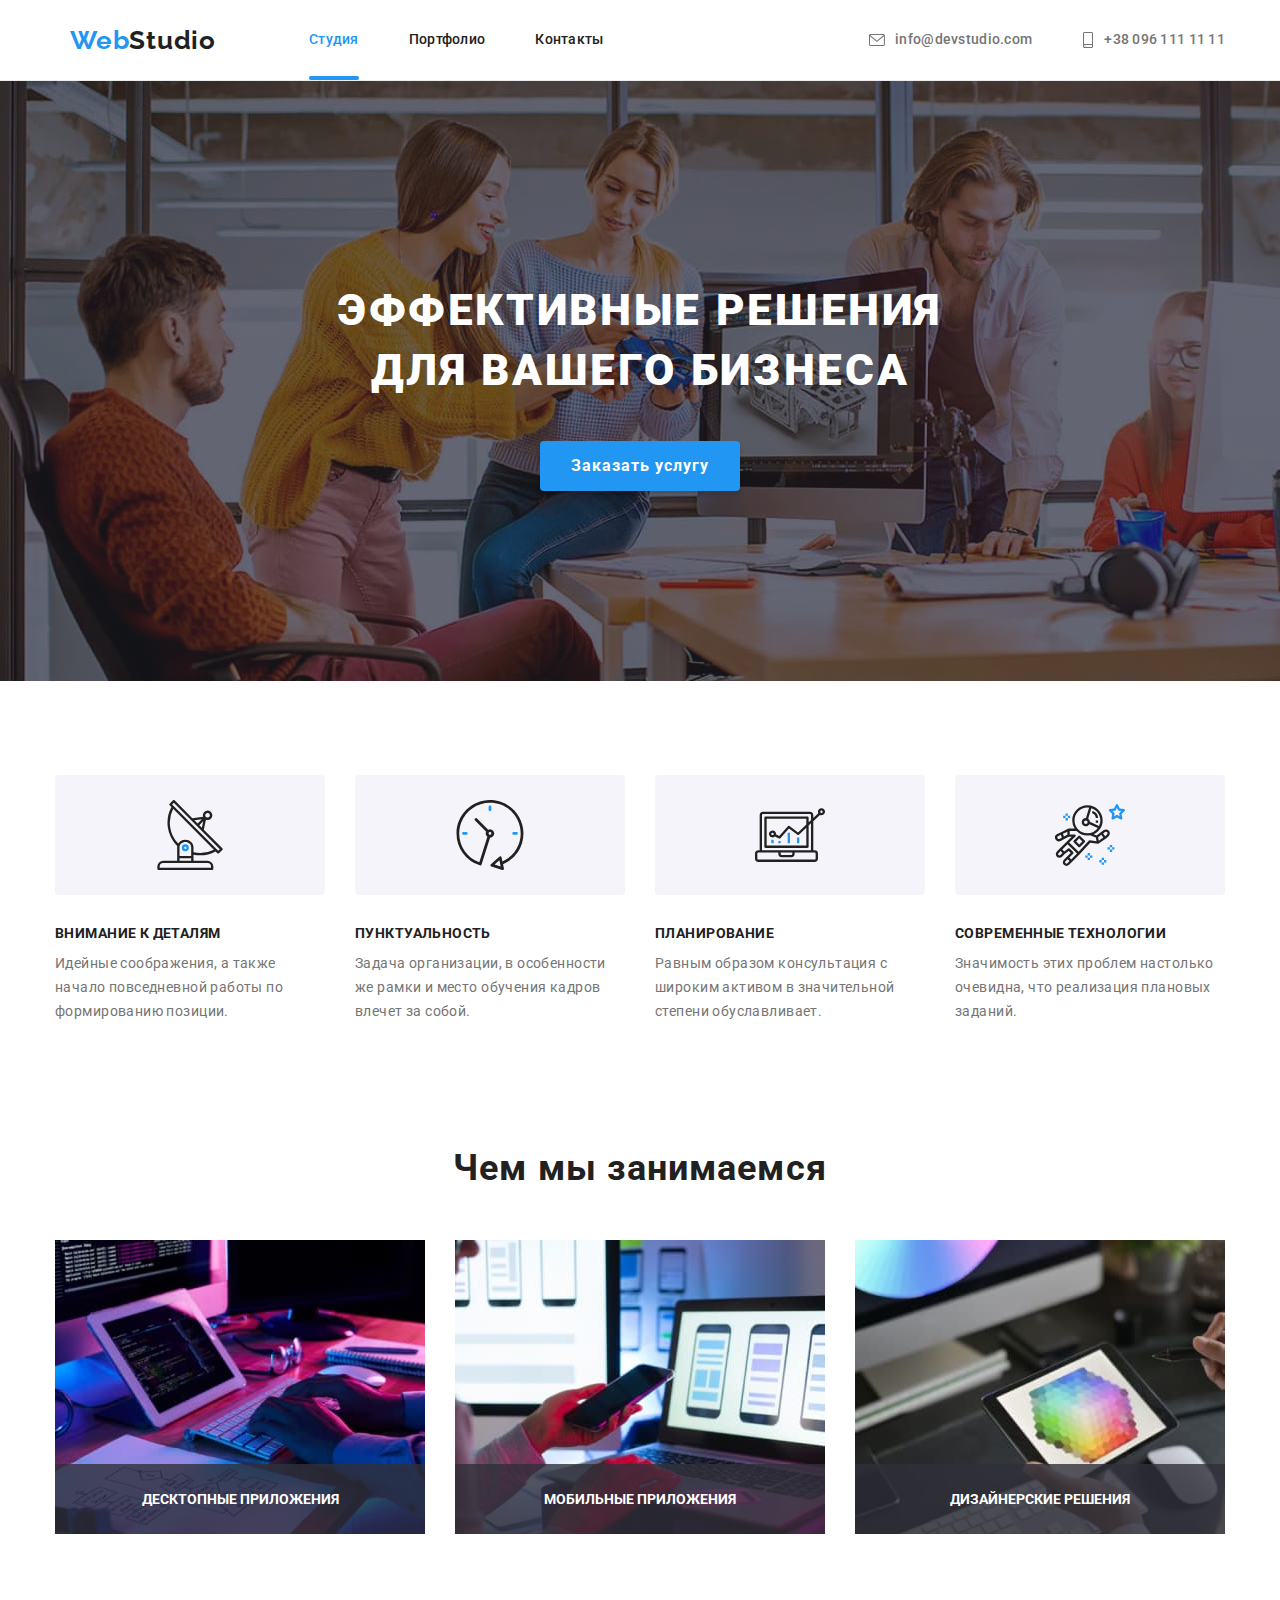
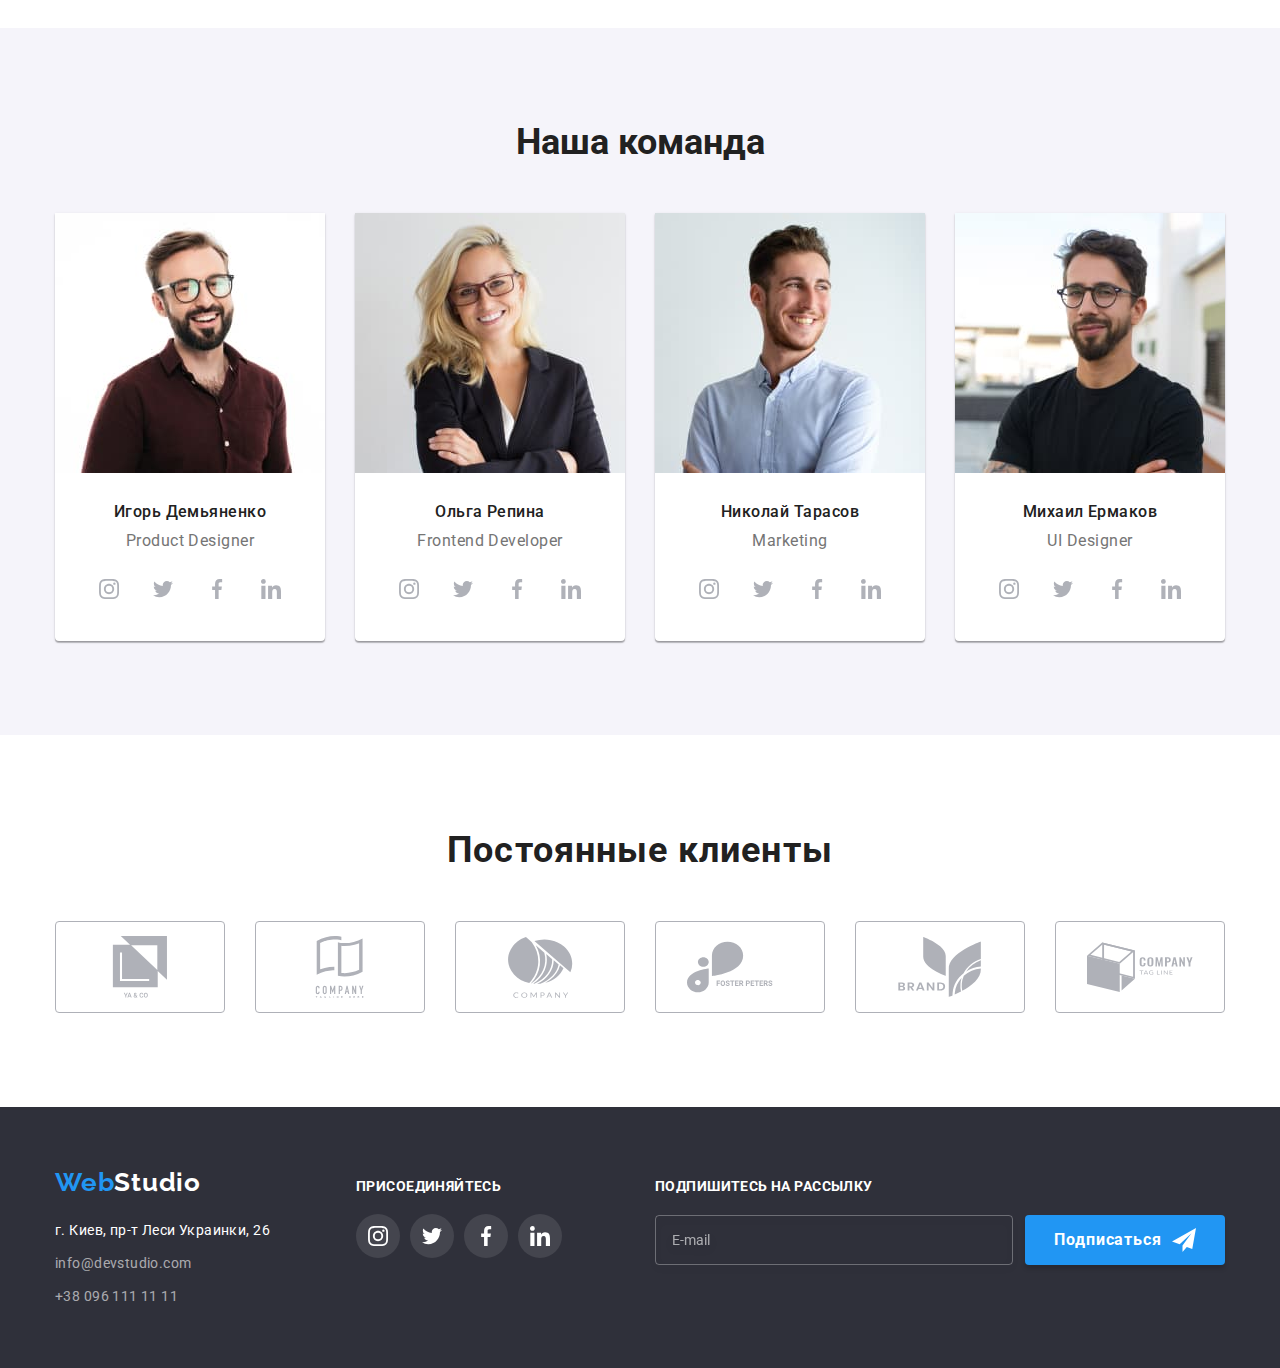
<file: index.html>
<!DOCTYPE html>
<html lang="ru">
<head>
    <meta charset="UTF-8">
    <meta http-equiv="X-UA-Compatible" content="IE=edge">
    <meta name="viewport" content="width=device-width, initial-scale=1">
    
    <title>Студия</title>
   
    <link rel="preconnect" href="https://fonts.googleapis.com"> 
    <link rel="preconnect" href="https://fonts.gstatic.com" crossorigin> 
    <link href="https://fonts.googleapis.com/css2?family=Raleway:wght@700&family=Roboto:wght@400;500;700;900&display=swap" rel="stylesheet">

    <link rel="stylesheet" href="https://cdnjs.cloudflare.com/ajax/libs/modern-normalize/1.1.0/modern-normalize.min.css">

     <link rel="stylesheet" href="./css/main.min.css">

    </head>
<body class="body">
    <!--Шапка-->
    <header class="header">

  
       <div class="container header__box">

        <a class="menu__logo" href="./index.html"><span class="menu__logo-inverse">Web</span>Studio</a>
      
        <nav class="menu container">
            <ul class="menu__list">
             <li class="menu__item">
                <a class="menu__link current" href="./index.html">Студия</a>
            </li>
             <li class="menu__item">
                <a class="menu__link" href="./portfolio.html">Портфолио</a>
            </li>
             <li class="menu__item">
                <a class="menu__link" href="#">Контакты</a>
            </li>
         </ul>

         <div class="contact">
              <a class="contact__link" href="mailto:info@devstudio.com">
                <svg class="contact__icon" aria-label="Написать письмо" width="16" height="12">
                   <use href="./images/icons.svg#icon-mail"></use>
                </svg>info@devstudio.com</a>
              <a class="contact__link" href="tel:+380961111111"> 
                <svg class="contact__icon" aria-label="Написать письмо" width="12" height="16">
                   <use href="./images/icons.svg#icon-phone"></use>
                </svg>+38 096 111 11 11</a>
        </div>
          </nav>

          <button class="open-mobile-menu-btn" type="button" data-menu-open>
            <svg class="icon-burger">
                <use href="./images/icons.svg#icon-burger"></use>
            </svg>
          </button>

          <div class="mobile-menu" data-menu>
            <div class="container mobile-menu__box">
                <button class="mobile-menu__close--btn" type="button" data-menu-close>
                 <svg class="mobile-menu__close--icon">
                    <use href="./images/icons.svg#icon-burger-close"></use>
                 </svg>
                </button>
               
                    <ul class="mobile-menu__pages">
                        <li class="mobile-menu__pages--item">
                            <a class="mobile-menu__pages--link current" href="./index.html">Студия</a></li>
                        <li class="mobile-menu__pages--item">
                            <a class="mobile-menu__pages--link" href="./portfolio.html">Портфолио</a></li>
                        <li class="mobile-menu__pages--item">
                            <a class="mobile-menu__pages--link" href="./index.html">Контакты</a></li>
                    </ul>
    
                    <ul class="mobile-menu__contacts">
                        <li class="mobile-menu__contacts--item">
                            <a class="mobile-menu__contacts--tel" href="tel:+380961111111">+38 096 111 11 11</a>
                        </li>
                        <li class="mobile-menu__contacts--item">
                            <a class="mobile-menu__contacts--mail" href="mailto:info@devstudio.com">info@devstudio.com</a>
                        </li>
                    </ul>
    
                    <ul class="mobile-menu__social">
                        <li class="mobile-menu__social--item">
                            <a class="mobile-menu__social--link" href="">Instagram</a>
                        </li>
                        <li class="mobile-menu__social--item">
                            <a class="mobile-menu__social--link" href="">Twitter</a>
                        </li>
                        <li class="mobile-menu__social--item">
                            <a class="mobile-menu__social--link" href="">Facebook</a>
                        </li>
                        <li class="mobile-menu__social--item">
                            <a class="mobile-menu__social--link" href="">Linkedin</a>
                        </li>
                    </ul>
               
            </div>
          </div>
    
       </div>
    </header>

    <!--Главный контент-->
    <main>
        <!--Кнопка-->
         <section class="section hero"> 
           <div class="container">
             <h1 class="hero__title">Эффективные решения <br> для вашего бизнеса</h1>
            <button data-modal-open type="button" class="button">Заказать услугу</button>
           </div> 
           <!--Модальное окно-->
            <div data-modal class="backdrop is-hidden">
            <div class="container modal-container">
                <div class="modal">
                    <button data-modal-close type="button" class="modal__btn">
                        <svg class="modal__icon">
                        <use href="./images/icons.svg#icon-close-black-18dp-2-1"></use>
                    </svg>
                    </button>
                    <div class="modal__inner">
                        <h2 class="form__title">Оставьте свои данные, мы вам перезвоним</h2>
                        <form class="form" name="main-form" autocomplete="on" novalidate >
                           <div class="form__field">
                             <label class="form__field--label" for="name">Имя</label>
                             <div class="form__field--box">
                                 <input class="form__field--input" type="text" name="name" id="name">
                                 <svg class="form__icon" aria-hidden="true">
                                 <use href="./images/icons.svg#icon-person"></use>
                                 </svg>  
                             </div> 
                           </div>  
                           <div class="form__field">
                             <label class="form__field--label" for="tel">Телефон</label>
                             <div class="form__field--box">
                                <input class="form__field--input" type="tel" name="tel" id="tel">
                             <svg class="form__icon" aria-hidden="true">
                                <use href="./images/icons.svg#icon-telephone"></use>
                             </svg>
                             </div>
                           </div>  
                            <div class="form__field">
                             <label class="form__field--label" for="email">Почта</label>
                             <div class="form__field--box">
                                <input class="form__field--input" type="email" name="email" id="email">
                              <svg class="form__icon" aria-hidden="true">
                                <use href="./images/icons.svg#icon-email"></use>
                              </svg>   
                             </div> 
                           </div> 
                             <div class="form__field">
                             <label class="form__field--label" for="comment">Комментарий</label>
                             <textarea class="form__field--input form__comment" name="comment" id="comment" placeholder="Введите текст"></textarea> 
                           </div>  
                          
                            
                            <label class="form__field--label terms-condition">
                                <input class="checkbox" type="checkbox" name="terms-condition">
                                <svg class="checkbox__icon" aria-hidden="true">
                                    <use href="./images/icons.svg#icon-check"></use>
                                </svg>
                                <svg class="checkbox__icon--active" aria-hidden="true">
                                    <use href="./images/icons.svg#icon-check-2"></use>
                                </svg>
                               
                                  <span class="terms-condition__text">
                                    Соглашаюсь c рассылкой и принимаю 
                                
                                <a class="terms-condition__link" href="#">Условия договора</a>
                                 </span> 
                                
                               
                             </label> 
                          
                         <button class="button" type="submit">Отправить</button>                  
                        </form>
                    </div>
                </div>
            </div>
           </div>

        </section>   
        
        <!--Преимущества-->
         <section class="section">
            
            <div class=" benefits container">
                <h2 class="visually-hidden">Наши преимущества</h2>
                <ul class="benefits__list">
                <li class="benefits__item ">
                    <div class="container benefits__box">
                      <svg class="benefits__icon">
                        <use href="./images/icons.svg#icon-antenna"></use>
                      _</svg>
                    </div>
                    <h3 class="benefits__title">Внимание к деталям</h3>
                    <p class="benefits__paragraph">Идейные соображения, а также начало повседневной работы по формированию позиции.</p>
                </li> 
              
                  <li class="benefits__item">
                    <div class="container benefits__box">
                      <svg class="benefits__icon">
                        <use href="./images/icons.svg#icon-clock"></use>
                      _</svg>
                    </div>
                    <h3 class="benefits__title">Пунктуальность</h3>
                    <p class="benefits__paragraph">Задача организации, в особенности же рамки и место обучения кадров влечет за собой.</p>
                </li> 
              
                <li class="benefits__item">
                    <div class="container benefits__box">
                      <svg class="benefits__icon">
                        <use href="./images/icons.svg#icon-diagram"></use>
                      _</svg>
                    </div>
                    <h3 class="benefits__title">Планирование</h3>
                    <p class="benefits__paragraph">Равным образом консультация с широким активом в значительной степени обуславливает.</p>
                </li>
                <li class="benefits__item">
                    <div class="container benefits__box">
                      <svg class="benefits__icon">
                        <use href="./images/icons.svg#icon-astronaut"></use>
                      _</svg>
                    </div>
                    <h3 class="benefits__title">Современные технологии</h3>
                    <p class="benefits__paragraph">Значимость этих проблем настолько очевидна, что реализация плановых заданий.</p>
                </li>
            </ul>
            </div>
        </section> 
        
        <!--Чем мы занимаемся-->
        <section class="services section">
            <div class="services__box container">
                <h2 class="services__title">Чем мы занимаемся</h2>
            <ul class="services__list">
                <li class="services__item"> 
                    <a class="services__link" href="#">
                        <picture>
                            <source srcset="./images/desktop-foto/desktop-keybord-1x.jpg 1x, 
                                            ./images/desktop-foto/desktop-keybord@2x.jpg 2x" 
                            type="image/jpeg"/>
                            
                            <img class="services__img" src="./images/desktop-foto/desktop-keybord-1x.jpg" 
                            alt="Разработка макета сайта" 
                            width="370" height="294">
                        </picture>                         
                <div class="services__description">
                    <p class="services__description--text">Десктопные приложения</p>
                </div></a> 
               
                </li>
                <li class="services__item"> 
                    <a class="services__link" href="#">
                        <picture> 
                             <source srcset="./images/desktop-foto/desktop-screen-1x.jpg 1x,
                                            ./images/desktop-foto/desktop-screen@2x.jpg 2x">
                            <img class="services__img" src="./images/desktop-foto/desktop-screen-1x.jpg" 
                            alt="Адаптация версий для смартфонов и планшетов." 
                            width="370" height="294">
                        </picture>
                <div class="services__description">
                    <p class="services__description--text">Мобильные приложения</p>
                </div></a>  
                
                 </li>
                <li class="services__item"> 
                    <a  class="services__link"href="#">
                        <picture>
                            <source srcset="./images/desktop-foto/desktop-paint-1x.jpg 1x,
                                            ./images/desktop-foto/desktop-paint@2x.jpg 2x">
                            <img class="services__img" src="./images/desktop-foto/desktop-paint-1x.jpg" 
                            alt="Дизайн сайта" 
                            width="370" height="294">
                        </picture>
                <div class="services__description">
                    <p class="services__description--text">Дизайнерские решения</p>
                </div></a>
                
                </li>
            </ul>
            </div>
        </section> 
        
        <!--Команда-->
         <section class="team section">
           <div class="container">
             <h2 class="team__title">Наша команда</h2>
            <ul class="team__list">
                <li class="team__item">
                    <picture >
                        <source srcset="./images/desktop-foto/desktop-igor-1x.jpg 1x, 
                                        ./images/desktop-foto/desktop-igor@2x.jpg 2x"
                                        type="image/jpeg"
                                        media="(min-width:1200px)"/>
                        <source srcset="./images/tablet-foto/tablet-igor-1x.jpg 1x, 
                                        ./images/tablet-foto/tablet-igor@2x.jpg 2x"
                                        type="image/jpeg"
                                        media="(min-width:768px)"/>
                        <source srcset="./images/mobile-foto/mobile-igor-1x.jpg 1x, 
                                        ./images/mobile-foto/mobile-igor@2x.jpg 2x"
                                        type="image/jpeg"
                                        media="(max-width:767px)"/>
                        <img class="team__foto" src="./images/mobile-foto/mobile-igor-1x.jpg" alt="Игорь Демьяненко">
                    </picture>
                    <div class="team__box">
                        <h3 class="team__name">Игорь Демьяненко</h3>
                        <p class="team__job">Product Designer</p>
                        </div>
                       <ul class="team__social--list"> 
                             <li class="team__social--item">
                                <a class="team__social--link" href="#"> 
                                 <svg class="team__social--icon" aria-label="Ссылка на Instagram">
                                 <use href="./images/icons.svg#icon-inst"></use>
                                 </svg> 
                                </a>
                            </li>
                            <li class="team__social--item"> 
                                <a class="team__social--link" href="#"> 
                                <svg class="team__social--icon" aria-label="Ссылка на Twitter">
                                <use href="./images/icons.svg#icon-twit"></use>
                                </svg> 
                                </a>
                            </li>
                            <li class="team__social--item"> 
                                <a class="team__social--link" href="#"> 
                                <svg class="team__social--icon" aria-label="Ссылка на Facebook">
                                <use href="./images/icons.svg#icon-fb"></use>
                                </svg> 
                                </a>
                            </li>
                            <li class="team__social--item"> 
                                <a class="team__social--link" href="#"> 
                                <svg class="team__social--icon" aria-label="Ссылка на Linkedin">
                                <use href="./images/icons.svg#icon-in"></use>
                                </svg> 
                                </a>
                            </li>
                        </ul> 

                    
                 </li>
                <li class="team__item">
                    <picture>
                        <source srcset="./images/desktop-foto/desktop-olga-1x.jpg 1x, 
                                        ./images/desktop-foto/desktop-olga@2x.jpg 2x"
                                        type="image/jpeg"
                                        media="(min-width:1200px)"/>
                        <source srcset="./images/tablet-foto/tablet-olga-1x.jpg 1x, 
                                        ./images/tablet-foto/tablet-olga@2x.jpg 2x"
                                        type="image/jpeg"
                                        media="(min-width:768px)"/>
                        <source srcset="./images/mobile-foto/mobile-olga-1x.jpg 1x, 
                                        ./images/mobile-foto/mobile-olga@2x.jpg 2x"
                                        type="image/jpeg"
                                        media="(max-width:767px)"/>
                        <img class="team__foto" src="./images/mobile-foto/mobile-olga-1x.jpg" alt="Ольга Репина">
                    </picture>
                    
                    <div class="team__box">
                        <h3 class="team__name">Ольга Репина</h3>
                        <p class="team__job">Frontend Developer</p> 
                    </div>
                    <ul class="team__social--list">
                            <li class="team__social--item">
                                <a class="team__social--link" href="#"> 
                                 <svg class="team__social--icon" aria-label="Ссылка на Instagram">
                                 <use href="./images/icons.svg#icon-inst"></use>
                                 </svg> 
                                </a>
                            </li>
                            <li class="team__social--item"> 
                                <a class="team__social--link" href="#"> 
                                <svg class="team__social--icon" aria-label="Ссылка на Twitter">
                                <use href="./images/icons.svg#icon-twit"></use>
                                </svg> 
                                </a>
                            </li>
                            <li class="team__social--item"> 
                                <a class="team__social--link" href="#"> 
                                <svg class="team__social--icon" aria-label="Ссылка на Facebook">
                                <use href="./images/icons.svg#icon-fb"></use>
                                </svg> 
                                </a>
                            </li>
                            <li class="team__social--item"> 
                                <a class="team__social--link" href="#"> 
                                <svg class="team__social--icon" aria-label="Ссылка на Linkedin">
                                <use href="./images/icons.svg#icon-in"></use>
                                </svg> 
                                </a>
                            </li>
                        </ul> 

                </li>
                <li class="team__item">
                    <picture>
                        <source srcset="./images/desktop-foto/desktop-nikolay-1x.jpg 1x, 
                                        ./images/desktop-foto/desktop-nikolay@2x.jpg 2x"
                                        type="image/jpeg"
                                        media="(min-width:1200px)"/>
                        <source srcset="./images/tablet-foto/tablet-nikolay-1x.jpg 1x, 
                                        ./images/tablet-foto/tablet-nikolay@2x.jpg 2x"
                                        type="image/jpeg"
                                        media="(min-width:768px)"/>
                        <source srcset="./images/mobile-foto/mobile-nikolay-1x.jpg 1x, 
                                        ./images/mobile-foto/mobile-nikolay@2x.jpg 2x"
                                        type="image/jpeg"
                                        media="(max-width:767px)"/>
                        <img class="team__foto" src="./images/mobile-foto/mobile-nikolay-1x.jpg" alt="Николай Тарасов">
                    </picture>
                    
                    <div class="team__box">
                        <h3 class="team__name">Николай Тарасов</h3>
                        <p class="team__job">Marketing</p>
                    </div>
                   <ul class="team__social--list">
                            <li class="team__social--item">
                                <a class="team__social--link" href="#"> 
                                 <svg class="team__social--icon" aria-label="Ссылка на Instagram">
                                 <use href="./images/icons.svg#icon-inst"></use>
                                 </svg> 
                                </a>
                            </li>
                            <li class="team__social--item"> 
                                <a class="team__social--link" href="#"> 
                                <svg class="team__social--icon" aria-label="Ссылка на Twitter">
                                <use href="./images/icons.svg#icon-twit"></use>
                                </svg> 
                                </a>
                            </li>
                            <li class="team__social--item"> 
                                <a class="team__social--link" href="#"> 
                                <svg class="team__social--icon" aria-label="Ссылка на Facebook">
                                <use href="./images/icons.svg#icon-fb"></use>
                                </svg> 
                                </a>
                            </li>
                            <li class="team__social--item"> 
                                <a class="team__social--link" href="#"> 
                                <svg class="team__social--icon" aria-label="Ссылка на Linkedin">
                                <use href="./images/icons.svg#icon-in"></use>
                                </svg> 
                                </a>
                            </li> 
                         </ul>

                </li>
                <li class="team__item">
                    <picture>
                    <source srcset="./images/desktop-foto/desktop-michael-1x.jpg 1x, 
                                    ./images/desktop-foto/desktop-michael@2x.jpg 2x"
                        type="image/jpeg"
                        media="(min-width:1200px)"/>
                    <source srcset="./images/tablet-foto/tablet-michael-1x.jpg 1x, 
                                    ./images/tablet-foto/tablet-michael@2x.jpg 2x"
                        type="image/jpeg"
                        media="(min-width:768px)"/>
                    <source srcset="./images/mobile-foto/mobile-michael-1x.jpg 1x, 
                                    ./images/mobile-foto/mobile-michael@2x.jpg 2x"
                        type="image/jpeg"
                        media="(max-width:767px)"/>
                    <img class="team__foto" src="./images/michael.jpg" alt="Михаил Ермаков">
                    </picture>
                    
                   <div class="team__box">
                     <h3 class="team__name">Михаил Ермаков</h3>
                     <p class="team__job">UI Designer</p>
                   </div> 
                   <ul class="team__social--list">
                            <li class="team__social--item">
                                <a class="team__social--link" href="#"> 
                                 <svg class="team__social--icon" aria-label="Ссылка на Instagram">
                                 <use href="./images/icons.svg#icon-inst"></use>
                                 </svg> 
                                </a>
                            </li>
                            <li class="team__social--item"> 
                                <a class="team__social--link" href="#"> 
                                <svg class="team__social--icon" aria-label="Ссылка на Twitter">
                                <use href="./images/icons.svg#icon-twit"></use>
                                </svg> 
                                </a>
                            </li>
                            <li class="team__social--item"> 
                                <a class="team__social--link" href="#"> 
                                <svg class="team__social--icon" aria-label="Ссылка на Facebook">
                                <use href="./images/icons.svg#icon-fb"></use>
                                </svg> 
                                </a>
                            </li>
                            <li class="team__social--item"> 
                                <a class="team__social--link" href="#"> 
                                <svg class="team__social--icon" aria-label="Ссылка на Linkedin">
                                <use href="./images/icons.svg#icon-in"></use>
                                </svg> 
                                </a>
                            </li>
                        </ul>

                </li>
            </ul>
           </div>
        </section> 
        
        <!--Постоянные клиенты-->
        <section class="section">
           <div class="clients container">
             <h2 class="clients__title">Постоянные клиенты</h2>
            <ul class="clients__list">
                <li class="clients__item"><a class="clients__link" href="#">
                    <svg class="clients__icon" width="106px" height="62px">
                        <use href="./images/icons.svg#icon-group1"></use>
                    </svg>
                </a></li>
                <li class="clients__item"><a class="clients__link" href="#">
                    <svg class="clients__icon" width="106px" height="62px">
                        <use href="./images/icons.svg#icon-group2" ></use>
                    </svg>
                </a></li>
                <li class="clients__item"><a class="clients__link" href="#">
                    <svg class="clients__icon" width="106px" height="62px">
                        <use href="./images/icons.svg#icon-group3"></use>
                    </svg>
                </a></li>
                <li class="clients__item"><a class="clients__link" href="#">
                    <svg class="clients__icon" width="106px" height="62px">
                        <use href="./images/icons.svg#icon-group4"></use>
                    </svg>
                </a></li>
                <li class="clients__item" ><a class="clients__link" href="#">
                    <svg class="clients__icon" width="106px" height="62px">
                        <use href="./images/icons.svg#icon-group5"></use>
                    </svg>
                </a></li>
                <li class="clients__item"><a class="clients__link" href="#">
                    <svg class="clients__icon" width="106px" height="62px">
                        <use href="./images/icons.svg#icon-group6"></use>
                    </svg>
                </a></li>
            </ul>
           </div>

        </section> 
    </main>
    <!--Подвал-->
     <footer class="footer section">
        <div class="container footer__box" >
           <div class="container adress__box">
             <a class="footer__logo" href="./index.html"><span class="footer__logo--inverse">Web</span>Studio</a>
             <address class="address">г. Киев, пр-т Леси Украинки, 26</address>
             <p class="adress__contact"><a class="adress__contact--link" href="mailto:info@devstudio.com">info@devstudio.com</a></p>
             <p class="adress__contact"><a class="adress__contact--link" href="tel:380961111111">+38 096 111 11 11</a></p>
           </div>
        
           <div class="container footer__social--box">
              <h2 class="footer__social--title">Присоединяйтесь</h2>
              <ul class="footer__social--list">
                 <li class="footer__social--item">
                     <a class="footer__social--link" href="#">
                     <svg class="footer__social--icon" aria-label="Ссылка на ">
                      <use href="./images/icons.svg#icon-inst"></use>
                     </svg></a>
                  </li>
                  <li class="footer__social--item">
                     <a class="footer__social--link" href="#">
                      <svg class="footer__social--icon" aria-label="Ссылка на ">
                     <use href="./images/icons.svg#icon-twit"></use>
                      </svg></a>
                 </li>
                  <li class="footer__social--item">
                      <a class="footer__social--link" href="#">
                     <svg class="footer__social--icon" aria-label="Ссылка на ">
                     <use href="./images/icons.svg#icon-fb"></use>
                     </svg></a>
                  </li>
                 <li class="footer__social--item">
                     <a class="footer__social--link" href="#">
                      <svg class="footer__social--icon" aria-label="Ссылка на ">
                      <use href="./images/icons.svg#icon-in"></use>
                 </svg></a></li>
              </ul>
         </div> 

         <div class=" subscription">
                  
                <form class="subscription__form">
                <label class="subscription__label" for="e-mail">Подпишитесь на рассылку</label>
                <div class="subscription__input--box">
                    <input class="subscription__input" type="email" id="e-mail" name="e-mail" placeholder="E-mail">
                <button class="button subscription__btn" type="submit">Подписаться
                    <svg class="subscription__btn--icon" aria-hidden="true" width="24px" height="24px"> <use href="./images/icons.svg#icon-send"></use></svg>
                </button>
                </div>
                
              </form>
            
         </div>
        </div>
    </footer> 
    <script src="./js/modal.js"></script>
    <script src="./js/mobile.js"></script>
</body>
</html>
</file>
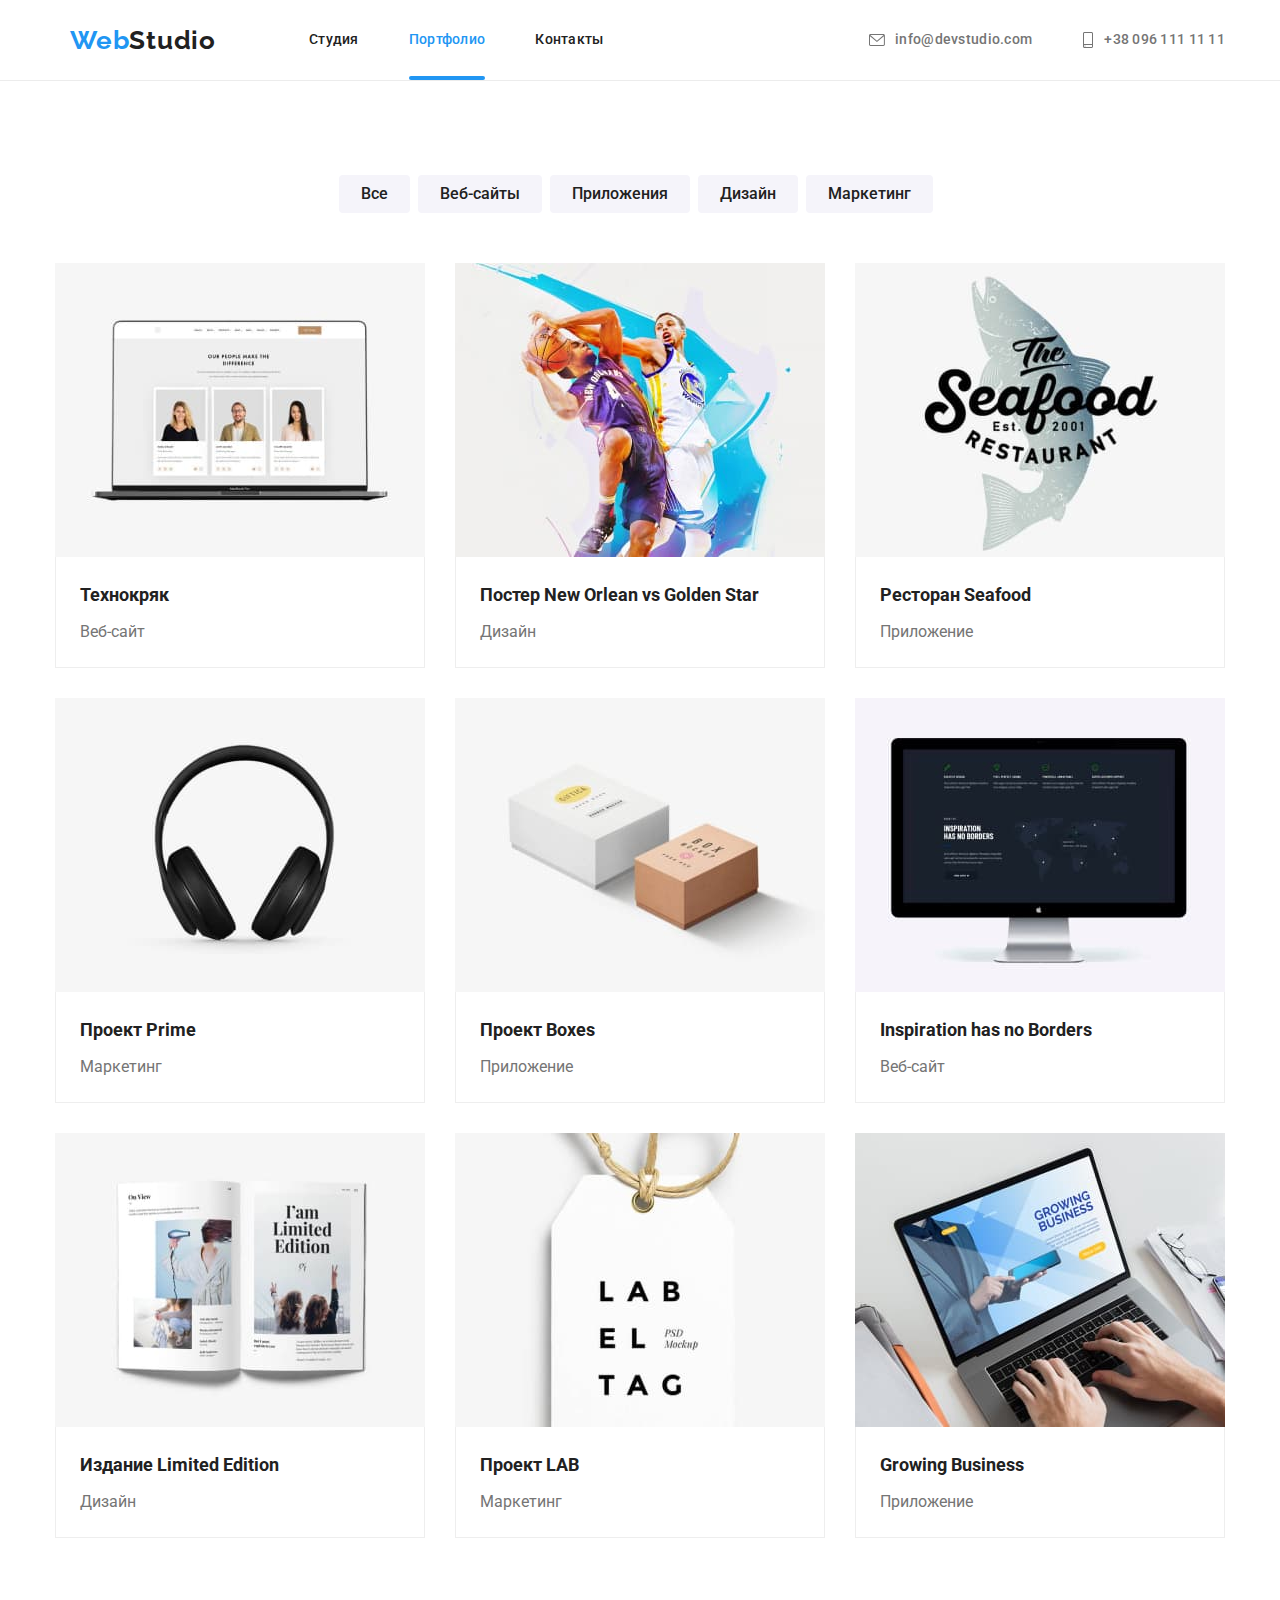
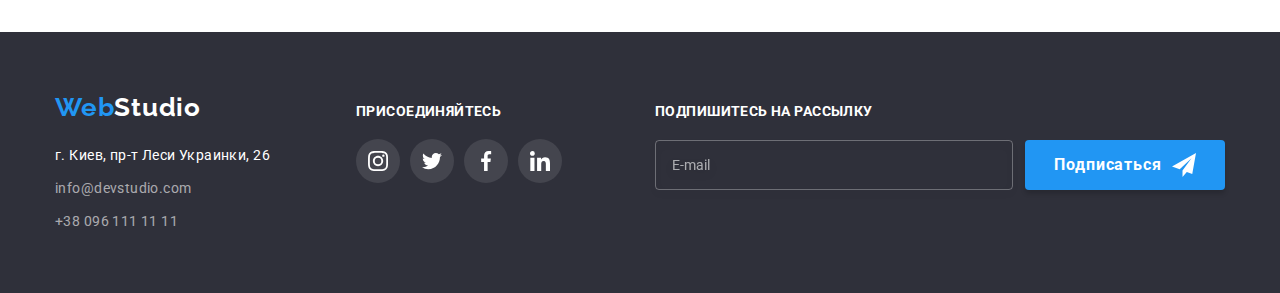
<file: portfolio.html>
<!DOCTYPE html>
<html lang="ru">
<head>
     <meta charset="UTF-8">
    <meta http-equiv="X-UA-Compatible" content="IE=edge">
    <meta name="viewport" content="width=device-width, initial-scale=1.0">
    
    <title>Студия</title>
   
    <link rel="preconnect" href="https://fonts.googleapis.com"> 
    <link rel="preconnect" href="https://fonts.gstatic.com" crossorigin> 
    <link href="https://fonts.googleapis.com/css2?family=Raleway:wght@700&family=Roboto:wght@400;500;700;900&display=swap" rel="stylesheet">

    <link rel="stylesheet" href="https://cdnjs.cloudflare.com/ajax/libs/modern-normalize/1.1.0/modern-normalize.min.css">

     <link rel="stylesheet" href="./css/main.min.css">
</head>
<body>
    <!--Шапка-->
    <header class="header">

  
        <div class="container header__box">
 
         <a class="menu__logo" href="./index.html"><span class="menu__logo-inverse">Web</span>Studio</a>
       
         <nav class="menu container">
             <ul class="menu__list">
              <li class="menu__item">
                 <a class="menu__link" href="./index.html">Студия</a>
             </li>
              <li class="menu__item">
                 <a class="menu__link current" href="./portfolio.html">Портфолио</a>
             </li>
              <li class="menu__item">
                 <a class="menu__link" href="#">Контакты</a>
             </li>
          </ul>
 
          <div class="contact">
               <a class="contact__link" href="mailto:info@devstudio.com">
                 <svg class="contact__icon" aria-label="Написать письмо" width="16" height="12">
                    <use href="./images/icons.svg#icon-mail"></use>
                 </svg>info@devstudio.com</a>
               <a class="contact__link" href="tel:+380961111111"> 
                 <svg class="contact__icon" aria-label="Написать письмо" width="12" height="16">
                    <use href="./images/icons.svg#icon-phone"></use>
                 </svg>+38 096 111 11 11</a>
         </div>
           </nav>
 
           <button class="open-mobile-menu-btn" type="button" data-menu-open>
             <svg class="icon-burger">
                 <use href="./images/icons.svg#icon-burger"></use>
             </svg>
           </button>
 
           <div class="mobile-menu" data-menu>
             <div class="container mobile-menu__box">
                 <button class="mobile-menu__close--btn" type="button" data-menu-close>
                  <svg class="mobile-menu__close--icon">
                     <use href="./images/icons.svg#icon-burger-close"></use>
                  </svg>
                 </button>
                
                     <ul class="mobile-menu__pages">
                         <li class="mobile-menu__pages--item">
                             <a class="mobile-menu__pages--link" href="./index.html">Студия</a></li>
                         <li class="mobile-menu__pages--item">
                             <a class="mobile-menu__pages--link current" href="./portfolio.html">Портфолио</a></li>
                         <li class="mobile-menu__pages--item">
                             <a class="mobile-menu__pages--link" href="">Контакты</a></li>
                     </ul>
     
                     <ul class="mobile-menu__contacts">
                         <li class="mobile-menu__contacts--item">
                             <a class="mobile-menu__contacts--tel" href="tel:+380961111111">+38 096 111 11 11</a>
                         </li>
                         <li class="mobile-menu__contacts--item">
                             <a class="mobile-menu__contacts--mail" href="mailto:info@devstudio.com">info@devstudio.com</a>
                         </li>
                     </ul>
     
                     <ul class="mobile-menu__social">
                         <li class="mobile-menu__social--item">
                             <a class="mobile-menu__social--link" href="">Instagram</a>
                         </li>
                         <li class="mobile-menu__social--item">
                             <a class="mobile-menu__social--link" href="">Twitter</a>
                         </li>
                         <li class="mobile-menu__social--item">
                             <a class="mobile-menu__social--link" href="">Facebook</a>
                         </li>
                         <li class="mobile-menu__social--item">
                             <a class="mobile-menu__social--link" href="">Linkedin</a>
                         </li>
                     </ul>
                
             </div>
           </div>
     
        </div>
     </header>


    <!--Главный контент-->
    <main>
        <!--Кнопки-->

        <section class="section">
            <div class="container">
                <h1 class="visually-hidden">Портфолио</h1>
            <ul class="filter__list">
                <li class="filter__item">
                    <button class="filter__button" type="button">Все</button>
                </li>
                <li class="filter__item">
                    <button class="filter__button" type="button">Веб-сайты</button>
                </li>
                <li class="filter__item">
                    <button class="filter__button" type="button">Приложения</button>
                </li>
                <li class="filter__item">
                    <button class="filter__button" type="button">Дизайн</button>
                </li>
                <li class="filter__item">
                    <button class="filter__button" type="button">Маркетинг</button>
                </li>
            </ul>
            
       
            <!--Проекты-->
            <ul class="examples__list">
                <li class="examples__item">
                    <div class="overlay__box">
                        <picture>
                            <source srcset="./images/desktop-foto/desktop-tehnokryak-1x.jpg 1x, 
                                        ./images/desktop-foto/desktop-tehnokryak@2x.jpg 2x"
                                        type="image/jpeg"
                                        media="(min-width:1200px)"/>
                        <source srcset="./images/tablet-foto/tablet-tehnokryak-1x.jpg 1x, 
                                        ./images/tablet-foto/tablet-tehnokryak@2x.jpg 2x"
                                        type="image/jpeg"
                                        media="(min-width:768px)"/>
                        <source srcset="./images/mobile-foto/mobile-tehnokryak-1x.jpg 1x, 
                                        ./images/mobile-foto/mobile-tehnokryak@2x.jpg 2x"
                                        type="image/jpeg"
                                        media="(max-width:767px)"/>
                        <img class="examples__img"src="./images/desktop-foto/desktop-tehnokryak-1x.jpg" alt="Веб-сайт Технокряк" />
                        </picture>
                      <a href="#" class="overlay">
                        Ресурс предлагает комплексные предложения с разным уровнем функционала и сервисов. Все это позволит посетителю получить исчерпывающие сведения о компании или частном лице.
                      </a>
                    </div>
                    <div class="examples__box">
                        <h2 class="examples__title">Технокряк</h2>
                        <p class="examples__form">Веб-сайт</p>
                    </div>
                </li>
                
                <li class="examples__item">
                    <div class="overlay__box">
                        <picture>
                        <source srcset="./images/desktop-foto/desktop-basketball-1x.jpg 1x, 
                                        ./images/desktop-foto/desktop-basketball@2x.jpg 2x"
                                        type="image/jpeg"
                                        media="(min-width:1200px)"/>
                        <source srcset="./images/tablet-foto/tablet-basketball-1x.jpg 1x, 
                                        ./images/tablet-foto/tablet-basketball@2x.jpg 2x"
                                        type="image/jpeg"
                                        media="(min-width:768px)"/>
                        <source srcset="./images/mobile-foto/mobile-basketball-1x.jpg 1x, 
                                        ./images/mobile-foto/mobile-basketball@2x.jpg 2x"
                                        type="image/jpeg"
                                        media="(max-width:767px)"/>
                        <img class="examples__img" src="./images/desktop-foto/desktop-basketball-1x.jpg" alt="Два игрока разных баскетбольных команд" />
                        </picture>
                        
                    <a href="#" class="overlay">
                        Ресурс предлагает комплексные предложения с разным уровнем функционала и сервисов. Все это позволит посетителю получить исчерпывающие сведения о компании или частном лице.
                    </a>
                     </div>
                    <div class="examples__box">
                        <h2 class="examples__title">Постер New Orlean vs Golden Star</h2>
                        <p class="examples__form">Дизайн</p>
                    </div>
                </li>
                <li class="examples__item">
                   <div class="overlay__box">
                    <picture>
                        <source srcset="./images/desktop-foto/desktop-restaurant-1x.jpg 1x, 
                        ./images/desktop-foto/desktop-restaurant@2x.jpg 2x"
                        type="image/jpeg"
                        media="(min-width:1200px)"/>
                        <source srcset="./images/tablet-foto/tablet-restaurant-1x.jpg 1x, 
                        ./images/tablet-foto/tablet-restaurant@2x.jpg 2x"
                        type="image/jpeg"
                        media="(min-width:768px)"/>
                        <source srcset="./images/mobile-foto/mobile-restaurant-1x.jpg 1x, 
                        ./images/mobile-foto/mobile-restaurant@2x.jpg 2x"
                        type="image/jpeg"
                        media="(max-width:767px)"/>
                        <img class="examples__img" src="./images/desktop-foto/desktop-restaurant-1x.jpg" alt="Ресторан Морепродукты" />
                    </picture>
                      <a href="#" class="overlay">
                        Ресурс предлагает комплексные предложения с разным уровнем функционала и сервисов. Все это позволит посетителю получить исчерпывающие сведения о компании или частном лице.
                      </a>
                   </div>
                    <div class="examples__box">
                        <h2 class="examples__title">Ресторан Seafood</h2>
                        <p class="examples__form">Приложение</p>
                    </div>
                </li>
                <li class="examples__item">
                   <div class="overlay__box">
                    <picture>
                        <source srcset="./images/desktop-foto/desktop-headphones-1x.jpg 1x, 
                        ./images/desktop-foto/desktop-headphones@2x.jpg 2x"
                        type="image/jpeg"
                        media="(min-width:1200px)"/>
                        <source srcset="./images/tablet-foto/tablet-headphones-1x.jpg 1x, 
                        ./images/tablet-foto/tablet-headphones@2x.jpg 2x"
                        type="image/jpeg"
                        media="(min-width:768px)"/>
                        <source srcset="./images/mobile-foto/mobile-headphones-1x.jpg 1x, 
                        ./images/mobile-foto/mobile-headphones@2x.jpg 2x"
                        type="image/jpeg"
                        media="(max-width:767px)"/>
                        <img class="examples__img" src="./images/desktop-foto/desktop-headphones-1x.jpg" alt="Наушники"  />
                    </picture>
                      <a href="#" class="overlay">
                        Ресурс предлагает комплексные предложения с разным уровнем функционала и сервисов. Все это позволит посетителю получить исчерпывающие сведения о компании или частном лице.
                      </a>
                   </div>
                    <div class="examples__box">
                        <h2 class="examples__title">Проект Prime</h2>
                        <p class="examples__form">Маркетинг</p>
                    </div>
                </li>
                <li class="examples__item">
                   <div class="overlay__box">
                    <picture>
                        <source srcset="./images/desktop-foto/desktop-boxes-1x.jpg 1x, 
                        ./images/desktop-foto/desktop-boxes@2x.jpg 2x"
                        type="image/jpeg"
                        media="(min-width:1200px)"/>
                        <source srcset="./images/tablet-foto/tablet-boxes-1x.jpg 1x, 
                        ./images/tablet-foto/tablet-boxes@2x.jpg 2x"
                        type="image/jpeg"
                        media="(min-width:768px)"/>
                        <source srcset="./images/mobile-foto/mobile-boxes-1x.jpg 1x, 
                        ./images/mobile-foto/mobile-boxes@2x.jpg 2x"
                        type="image/jpeg"
                        media="(max-width:767px)"/>
                        <img class="examples__img" src="./images/desktop-foto/desktop-boxes-1x.jpg" alt="Коробки" />
                    </picture>
                      <a href="#" class="overlay">
                        Ресурс предлагает комплексные предложения с разным уровнем функционала и сервисов. Все это позволит посетителю получить исчерпывающие сведения о компании или частном лице.
                      </a>
                   </div>
                    <div class="examples__box">
                        <h2 class="examples__title">Проект Boxes</h2>
                        <p class="examples__form">Приложение</p>
                    </div>
                </li>
                <li class="examples__item">
                    <div class="overlay__box">
                        <picture>
                        <source srcset="./images/desktop-foto/desktop-inspiration-1x.jpg 1x, 
                        ./images/desktop-foto/desktop-inspiration@2x.jpg 2x"
                        type="image/jpeg"
                        media="(min-width:1200px)"/>
                        <source srcset="./images/tablet-foto/tablet-inspiration-1x.jpg 1x, 
                        ./images/tablet-foto/tablet-inspiration@2x.jpg 2x"
                        type="image/jpeg"
                        media="(min-width:768px)"/>
                        <source srcset="./images/mobile-foto/mobile-inspiration-1x.jpg 1x, 
                        ./images/mobile-foto/mobile-inspiration@2x.jpg 2x"
                        type="image/jpeg"
                        media="(max-width:767px)"/>
                        <img class="examples__img" src="./images/desktop-foto/desktop-inspiration-1x.jpg " alt="Вдохновение не имеет границ" />
                        </picture>
                      <a href="#" class="overlay">
                        Ресурс предлагает комплексные предложения с разным уровнем функционала и сервисов. Все это позволит посетителю получить исчерпывающие сведения о компании или частном лице.
                      </a>
                    </div>
                    <div class="examples__box">
                        <h2 class="examples__title">Inspiration has no Borders</h2>
                        <p class="examples__form">Веб-сайт</p>
                    </div>
                </li>
                <li class="examples__item">
                   <div class="overlay__box">
                    <picture>
                        <source srcset="./images/desktop-foto/desktop-magazine-1x.jpg 1x, 
                        ./images/desktop-foto/desktop-magazine@2x.jpg 2x"
                        type="image/jpeg"
                        media="(min-width:1200px)"/>
                        <source srcset="./images/tablet-foto/tablet-magazine-1x.jpg 1x, 
                        ./images/tablet-foto/tablet-magazine@2x.jpg 2x"
                        type="image/jpeg"
                        media="(min-width:768px)"/>
                        <source srcset="./images/mobile-foto/mobile-magazine-1x.jpg 1x, 
                        ./images/mobile-foto/mobile-magazine@2x.jpg 2x"
                        type="image/jpeg"
                        media="(max-width:767px)"/>
                        <img class="examples__img" src="./images/desktop-foto/desktop-magazine-1x.jpg" alt="Журнал"  />
                    </picture>
                      <a href="#" class="overlay">
                        Ресурс предлагает комплексные предложения с разным уровнем функционала и сервисов. Все это позволит посетителю получить исчерпывающие сведения о компании или частном лице.
                      </a>
                   </div>
                    <div class="examples__box">
                        <h2 class="examples__title">Издание Limited Edition</h2>
                        <p class="examples__form">Дизайн</p>
                    </div>
                </li>
                <li class="examples__item">
                    <div class="overlay__box">
                        <picture>
                            <source srcset="./images/desktop-foto/desktop-tag-1x.jpg 1x, 
                            ./images/desktop-foto/desktop-tag@2x.jpg 2x"
                            type="image/jpeg"
                            media="(min-width:1200px)"/>
                            <source srcset="./images/tablet-foto/tablet-tag-1x.jpg 1x, 
                            ./images/tablet-foto/tablet-tag@2x.jpg 2x"
                            type="image/jpeg"
                            media="(min-width:768px)"/>
                            <source srcset="./images/mobile-foto/mobile-tag-1x.jpg 1x, 
                            ./images/mobile-foto/mobile-tag@2x.jpg 2x"
                            type="image/jpeg"
                            media="(max-width:767px)"/>
                            <img class="examples__img" src="./images/desktop-foto/desktop-tag-1x.jpg " alt="Бирка"  />
                        </picture>
                      <a href="#" class="overlay">
                        Ресурс предлагает комплексные предложения с разным уровнем функционала и сервисов. Все это позволит посетителю получить исчерпывающие сведения о компании или частном лице.
                      </a>
                    </div>
                    <div class="examples__box">
                        <h2 class="examples__title">Проект LAB</h2>
                        <p class="examples__form">Маркетинг</p>
                    </div>
                </li>
                <li class="examples__item">
                    <div class="overlay__box">
                        <picture>
                            <source srcset="./images/desktop-foto/desktop-business-app-1x.jpg 1x, 
                            ./images/desktop-foto/desktop-business-app@2x.jpg 2x"
                            type="image/jpeg"
                            media="(min-width:1200px)"/>
                            <source srcset="./images/tablet-foto/tablet-business-app-1x.jpg 1x, 
                            ./images/tablet-foto/tablet-business-app@2x.jpg 2x"
                            type="image/jpeg"
                            media="(min-width:768px)"/>
                            <source srcset="./images/mobile-foto/mobile-business-app-1x.jpg 1x, 
                            ./images/mobile-foto/mobile-business-app@2x.jpg 2x"
                            type="image/jpeg"
                            media="(max-width:767px)"/>
                            <img class="examples__img" src="./images/desktop-foto/desktop-business-app-1x.jpg" alt="Приложение для бизнеса" />
                        </picture>
                      <a href="#" class="overlay">
                        Ресурс предлагает комплексные предложения с разным уровнем функционала и сервисов. Все это позволит посетителю получить исчерпывающие сведения о компании или частном лице.
                      </a>
                    </div>
                    <div class="examples__box">
                        <h2 class="examples__title">Growing Business</h2>
                        <p class="examples__form">Приложение</p>
                    </div>
                </li>
            </ul>

            </div>
        </section>
       
    </main>
    <!--Подвал-->
    <footer class="footer section">
        <div class="container footer__box" >
           <div class="container adress__box">
             <a class="footer__logo" href="./index.html"><span class="footer__logo--inverse">Web</span>Studio</a>
             <address class="address">г. Киев, пр-т Леси Украинки, 26</address>
             <p class="adress__contact"><a class="adress__contact--link" href="mailto:info@devstudio.com">info@devstudio.com</a></p>
             <p class="adress__contact"><a class="adress__contact--link" href="tel:380961111111">+38 096 111 11 11</a></p>
           </div>
        
           <div class="container footer__social--box">
              <h2 class="footer__social--title">Присоединяйтесь</h2>
              <ul class="footer__social--list">
                 <li class="footer__social--item">
                     <a class="footer__social--link" href="#">
                     <svg class="footer__social--icon" aria-label="Ссылка на ">
                      <use href="./images/icons.svg#icon-inst"></use>
                     </svg></a>
                  </li>
                  <li class="footer__social--item">
                     <a class="footer__social--link" href="#">
                      <svg class="footer__social--icon" aria-label="Ссылка на ">
                     <use href="./images/icons.svg#icon-twit"></use>
                      </svg></a>
                 </li>
                  <li class="footer__social--item">
                      <a class="footer__social--link" href="#">
                     <svg class="footer__social--icon" aria-label="Ссылка на ">
                     <use href="./images/icons.svg#icon-fb"></use>
                     </svg></a>
                  </li>
                 <li class="footer__social--item">
                     <a class="footer__social--link" href="#">
                      <svg class="footer__social--icon" aria-label="Ссылка на ">
                      <use href="./images/icons.svg#icon-in"></use>
                 </svg></a></li>
              </ul>
         </div> 

         <div class=" subscription">
                  
                <form class="subscription__form">
                <label class="subscription__label" for="e-mail">Подпишитесь на рассылку</label>
                <div class="subscription__input--box">
                    <input class="subscription__input" type="email" id="e-mail" name="e-mail" placeholder="E-mail">
                <button class="button subscription__btn" type="submit">Подписаться
                    <svg class="subscription__btn--icon" aria-hidden="true" width="24px" height="24px"> <use href="./images/icons.svg#icon-send"></use></svg>
                </button>
                </div>
                
              </form>
            
         </div>
        </div>
    </footer> 

    <script src="./js/mobile.js"></script>
</body>
</html>
</file>
<file: css/main.min.css>
:root{--color-primary: #212121;--color-active: #2196f3;--color-secondary: #757575;--color-text: #fff;--color-icons: #afb1b8;--color-icons-footer: #ffffff;--background-color-section: #f5f4fa;--background-color-click: #188CE8;--background-color-primary: #fff;--background-color-bord: #2f303a;--font-family-primary: "Roboto", sans-serif;--font-family-logo: "Raleway", sans-serif;--bg-icons-color: #F5F4FA;--bg-icons-footer-color: rgba(255, 255, 255, 0.1);--label-color: #757575;--footer-input-color: rgba(255, 255, 255, 0.6)}body{font-family:var(--font-family-primary);color:var(--color-primary);background-color:var(--background-color-primary);font-weight:400;font-size:14px}.filter__list,.examples__list,.menu__list,.benefits__list,.services__list,.team__list,.team__social--list,.footer__social--list,.clients__list{list-style-type:none}img{display:block}.mobile-menu__social,.mobile-menu__contacts,.mobile-menu__pages{list-style-type:none}.mobile-menu__social--link,.mobile-menu__pages--link,.mobile-menu__contacts--tel,.mobile-menu__contacts--mail{text-decoration:none}.visually-hidden{position:absolute;white-space:nowrap;width:1px;height:1px;overflow:hidden;border:0;padding:0;clip:rect(0 0 0 0);-webkit-clip-path:inset(50%);clip-path:inset(50%);margin:-1px}.section{margin-left:auto;margin-right:auto;padding-top:60px;padding-bottom:60px}@media screen and (min-width: 1200px){.section{padding-top:94px;padding-bottom:94px}}.container{padding-left:15px;padding-right:15px}@media screen and (min-width: 480px){.container{width:480px;margin-left:auto;margin-right:auto}}@media screen and (min-width: 768px){.container{width:768px}}@media screen and (min-width: 1200px){.container{width:1200px}}.button{width:200px;height:50px;transition:background-color 250ms cubic-bezier(0.4, 0, 0.2, 1);color:var(--color-text);font-family:var(--font-family-primary);font-weight:700;font-size:16px;line-height:1.88;letter-spacing:.06em;cursor:pointer;background-color:var(--color-active);border-radius:4px;border:1px;box-shadow:0px 4px 4px rgba(0,0,0,.15)}.button:hover,.button:focus{background-color:var(--background-color-click)}.header{border-bottom:1px solid #ececec}@media screen and (max-width: 767px){.header__box{display:flex;justify-content:space-between;align-items:center}}@media screen and (min-width: 768px){.header__box{display:flex;justify-content:center;align-items:center}}.mobile-menu{overflow-y:scroll;position:fixed;top:0;left:0;z-index:100;width:100%;height:100%;background-color:var(--color-text);opacity:0;visibility:hidden;pointer-events:none;transition:opacity 250ms cubic-bezier(0.4, 0, 0.2, 1),visibility 250ms cubic-bezier(0.4, 0, 0.2, 1)}.mobile-menu.is-open{opacity:1;visibility:visible;pointer-events:auto}.mobile-menu__box{position:relative}.mobile-menu__close--btn{position:absolute;border:0;background-color:rgba(0,0,0,0);line-height:0;top:10px;right:15px;padding:0}.mobile-menu__close--icon{width:40px;height:40px}.mobile-menu__pages{margin:0;padding-left:40px;padding-top:48px}.mobile-menu__pages--item{margin-bottom:32px}.mobile-menu__pages--item:last-child{margin-bottom:302px}.mobile-menu__pages--link{font-size:34px;line-height:1.17;font-weight:500;letter-spacing:.02em;color:var(--color-primary)}.mobile-menu__pages--link:hover,.mobile-menu__pages--link:focus{color:var(--color-active)}.mobile-menu__pages--link.current{color:var(--color-active)}.mobile-menu__contacts{margin:0;padding-left:40px}.mobile-menu__contacts--item{margin-bottom:32px}.mobile-menu__contacts--item:last-child{margin-bottom:65px}.mobile-menu__contacts--tel{font-weight:500;font-size:26px;line-height:1.17;letter-spacing:.02em;color:var(--color-active)}.mobile-menu__contacts--mail{font-weight:500;font-size:18px;line-height:1.16;letter-spacing:.02em;color:var(--color-secondary)}.mobile-menu__social{display:flex;align-items:center;padding-bottom:48px;padding-left:40px;margin:0}.mobile-menu__social--item{border-right:1px solid rgba(33,33,33,.2);padding-right:10px;padding-left:10px}.mobile-menu__social--item:first-child{padding-left:0}.mobile-menu__social--item:last-child{border-right:0;padding-right:0}.mobile-menu__social--link{font-weight:500;font-size:11px;line-height:1.22;letter-spacing:.02em;color:var(--color-active)}@media screen and (min-width: 480px)and (max-width: 767px){.mobile-menu__pages--link{font-size:40px}.mobile-menu__contacts--tel{font-size:34px}.mobile-menu__contacts--mail{font-size:24px}.mobile-menu__social--link{font-size:18px}}@media screen and (min-width: 768px){.mobile-menu{display:none}}.menu__logo{display:block;color:var(--color-primary);font-family:var(--font-family-logo);text-decoration:none;font-weight:700;font-size:24px;letter-spacing:.03em}.menu__logo-inverse{color:var(--color-active)}.menu__link.current::after{opacity:1}.menu__link.current{color:var(--color-active)}@media screen and (max-width: 767px){.menu__logo{margin-right:0;padding:15px 15px;padding-right:0}.menu{display:none}.open-mobile-menu-btn{padding:0;border:0;background-color:rgba(0,0,0,0);line-height:0;margin-left:auto}.open-mobile-menu-btn:hover,.open-mobile-menu-btn:focus{fill:var(--color-active)}.icon-burger{width:40px;height:40px}}@media screen and (min-width: 768px){.open-mobile-menu-btn{display:none}.menu{display:flex;align-items:center;padding:0}.menu__logo{margin-right:88px;padding-left:15px;line-height:1.16}.menu__list{display:flex;padding:0px;margin:0;margin-right:90px}.menu__item{margin-right:50px}.menu__item:last-child{margin-right:0}}.menu__link{position:relative;transition:color 250ms cubic-bezier(0.4, 0, 0.2, 1);color:var(--color-primary);text-decoration:none;font-weight:500;font-size:12px;line-height:1.14;letter-spacing:.02em;display:block;padding-top:32px;padding-bottom:32px}.menu__link::after{content:" ";position:absolute;bottom:0;left:0;opacity:0;display:block;width:100%;height:4px;border-radius:2px;background-color:var(--color-active)}.menu__link:hover,.menu__link:focus{color:var(--color-active)}@media screen and (min-width: 1200px){.menu__logo{font-size:26px;line-height:1.94;margin-right:93px}.menu__link{font-size:14px}}@media screen and (min-width: 768px){.contact{display:flex;flex-direction:column}.contact__link{display:block;color:var(--color-secondary);transition:color 250ms cubic-bezier(0.4, 0, 0.2, 1);text-decoration:none;font-weight:500;font-size:12px;line-height:1.16;letter-spacing:.02em;margin-bottom:10px}.contact__link:hover,.contact__link:focus{color:var(--color-active)}.contact__link:last-child{margin:0}.contact__icon{margin-right:8px;fill:currentColor}.contact__link{display:flex;align-items:center}}@media screen and (min-width: 1200px){.contact{flex-direction:row;align-items:center;margin-left:auto}.contact__link{line-height:1.14;font-size:14px;margin-right:50px;margin-bottom:0}.contact__icon{margin-right:10px}}.hero{margin-left:auto;margin-right:auto;max-width:480px;max-height:400px;background-image:linear-gradient(to right, rgba(47, 48, 58, 0.4), rgba(47, 48, 58, 0.4)),url("../images/mobile-foto/mobile-overlay-foto-1x.jpg");background-repeat:no-repeat;background-size:480px 400px;background-color:var(--background-color-bord);text-align:center;line-height:0;padding-top:118px;padding-bottom:118px}.hero__title{margin-bottom:30px;font-size:26px;line-height:1.61;margin-top:0;text-align:center;color:var(--color-text);font-weight:900;letter-spacing:.06em;text-transform:uppercase}@media screen and (min-device-pixel-ratio: 2)and (max-width: 767px),(-webkit-min-device-pixel-ratio: 2)and (max-width: 767px),(min-resolution: 192dpi)and (max-width: 767px),(min-resolution: 2)and (max-width: 767px){.hero{background-image:url("../images/mobile-foto/mobile-overlay-foto@2x.jpg")}}@media screen and (min-width: 768px){.hero{background-image:linear-gradient(to right, rgba(47, 48, 58, 0.4), rgba(47, 48, 58, 0.4)),url("../images/tablet-foto/tablet-overlay-foto-1x.jpg");background-size:768px 400px;max-width:768px;max-height:400px}}@media screen and (min-device-pixel-ratio: 2)and (min-width: 768px),(-webkit-min-device-pixel-ratio: 2)and (min-width: 768px),(min-resolution: 192dpi)and (min-width: 768px),(min-resolution: 2)and (min-width: 768px){.hero{background-image:url("../images/tablet-foto/tablet-overlay-foto@2x.jpg")}}@media screen and (min-width: 1200px){.hero{background-image:linear-gradient(to right, rgba(47, 48, 58, 0.4), rgba(47, 48, 58, 0.4)),url("../images/desktop-foto/desktop-overlay-foto-1x.jpg");background-size:1600px 600px;max-width:1600px;max-height:600px;padding-top:200px;padding-bottom:200px}.hero__title{font-size:44px;line-height:1.36;margin-bottom:40px}}@media screen and (min-device-pixel-ratio: 2)and (min-width: 1200px),(-webkit-min-device-pixel-ratio: 2)and (min-width: 1200px),(min-resolution: 192dpi)and (min-width: 1200px),(min-resolution: 2)and (min-width: 1200px){.hero{background-image:url("../images/desktop-foto/desktop-overlay-foto@2x.jpg")}}.backdrop{position:fixed;top:0;left:0;width:100%;height:100%;visibility:visible;z-index:1;transition:opacity 250ms cubic-bezier(0.4, 0, 0.2, 1),visibility 250ms cubic-bezier(0.4, 0, 0.2, 1);background-color:rgba(0,0,0,.1);overflow:scroll}.backdrop.is-hidden{opacity:0;visibility:hidden;pointer-events:none}.backdrop.is-hidden .modal{transform:translate(-50%, -50%) scale(0.75);transition:transform 250ms cubic-bezier(0.4, 0, 0.2, 1)}.modal{box-shadow:0px 1px 3px rgba(0,0,0,.12),0px 1px 1px rgba(0,0,0,.14),0px 2px 1px rgba(0,0,0,.2);border-radius:4px;background-color:var(--color-text);max-width:450px;max-height:609px}.modal-container{overflow:scroll}.modal__inner{padding:40px}.modal__btn{position:absolute;top:8px;right:8px;display:flex;justify-content:center;align-items:center;background-color:var(--background-color-primary);border:1px solid rgba(0,0,0,.1);border-radius:50%;color:var(--color-primary);width:30px;height:30px;cursor:pointer}.modal__btn:hover,.modal__btn:focus{color:var(--color-active)}.modal__icon{fill:currentColor;width:18px;height:18px}@media screen and (max-width: 767px){.modal{position:relative}.modal-container{padding:70px 15px}}@media screen and (min-width: 768px){.modal{position:relative}.modal-container{padding:100px 159px}}@media screen and (min-width: 1200px){.modal{position:absolute;top:50%;left:50%;transform:translate(-50%, -50%) scale(1);transition:transform 250ms cubic-bezier(0.4, 0, 0.2, 1);min-width:528px;min-height:581px}}.form__title{margin:0;margin-bottom:12px;font-weight:700;font-size:20px;line-height:1.15;text-align:center;letter-spacing:.03em}.form__field--label{display:block;margin-bottom:4px;color:var(--label-color);text-align:start;font-weight:400;font-size:12px;line-height:1.16;letter-spacing:.01em;cursor:pointer}.form__field--input{width:100%;height:40px;cursor:pointer;transition:border 250ms cubic-bezier(0.4, 0, 0.2, 1);padding:12px 42px;border:1px solid rgba(33,33,33,.2);border-radius:4px}.form__field--input:hover,.form__field--input:focus{border-color:#2196f3}.form__field--input:hover+.form__icon,.form__field--input:focus+.form__icon{color:var(--color-active)}.form__comment{padding:12px 16px;height:120px;resize:none;border:1px solid rgba(33,33,33,.2);border-radius:4px;font-weight:400;font-size:12px;line-height:1.16;letter-spacing:.01em}.terms-condition{position:relative;display:flex;justify-content:center;align-items:center;cursor:pointer;margin-top:20px;margin-bottom:30px;font-size:11.5px;line-height:1.16;letter-spacing:.03em}.terms-condition__text{margin-left:20px}.terms-condition__link{color:var(--color-active)}@media screen and (min-width: 320px)and (max-width: 479px){.form__title{font-size:16px}.terms-condition{font-size:10px;line-height:1}.terms-condition__text{margin-left:25px}}@media screen and (min-width: 1200px){.terms-condition{font-size:14px;line-height:1.71}.terms-condition__text{margin-left:14px}}.form__field--box{position:relative;margin-bottom:10px;transition:color 250ms cubic-bezier(0.4, 0, 0.2, 1);color:var(--color-primary)}.form__field--box:hover,.form__field--box:focus,.form__field--box:active{color:var(--color-active)}.form__icon{position:absolute;fill:currentColor;left:12px;top:50%;transform:translateY(-50%);width:18px;height:18px}.subscription{display:flex;justify-content:center;width:100%}.subscription__form{width:100%}.subscription__label{display:block;margin-right:auto;margin-left:auto;margin-bottom:20px;color:var(--color-text);font-weight:700;font-size:14px;line-height:1.14;letter-spacing:.03em;text-transform:uppercase;text-align:center}.subscription__input{filter:drop-shadow(0px 4px 4px rgba(0, 0, 0, 0.15));background-color:rgba(0,0,0,0);border-radius:4px;border:1px solid rgba(255,255,255,.3);padding:15px 16px;margin-bottom:20px;width:100%;height:50px;color:var(--footer-input-color)}.subscription__input::-moz-placeholder{color:var(--footer-input-color)}.subscription__input:-ms-input-placeholder{color:var(--footer-input-color)}.subscription__input::placeholder{color:var(--footer-input-color)}.subscription__input--box{max-width:100%;margin:0 auto}.subscription__btn{display:flex;justify-content:center;align-items:center;margin-left:auto;margin-right:auto}.subscription__btn:hover,.subscription__btn:focus{background-color:var(--background-color-click)}.subscription__btn--icon{margin-left:10px}@media screen and (min-width: 768px){.subscription__input{display:flex;align-items:center;width:450px;margin-left:auto;margin-right:auto}}@media screen and (min-width: 1200px){.subscription{display:block;width:auto;margin-left:auto}.subscription__input{margin-right:12px;width:358px}.subscription__label{text-align:start}.subscription__input--box{display:flex;justify-content:center;align-items:baseline}}.checkbox{position:absolute;width:1px;height:1px;margin:-8px;border:0;padding:0;clip:rect(0 0 0 0);overflow:hidden}.checkbox:checked~.checkbox__icon{opacity:0}.checkbox:checked~.checkbox__icon--active{opacity:1}.checkbox__icon{position:absolute;left:5px;top:35%;transform:translateY(-45%);width:16px;height:15px;opacity:1;transition:opacity 250ms cubic-bezier(0.4, 0, 0.2, 1)}.checkbox__icon--active{position:absolute;left:5px;top:35%;transform:translateY(-45%);fill:var(--color-active);width:16px;height:15px;opacity:0;transition:opacity 250ms cubic-bezier(0.4, 0, 0.2, 1)}@media screen and (min-width: 320px)and (max-width: 479px){.checkbox__icon{width:13px;height:12px}.checkbox__icon--active{width:13px;height:12px}}@media screen and (min-width: 1200px){.checkbox__icon{left:8px;top:45%;transform:translateY(-45%)}.checkbox__icon--active{left:8px;top:45%;transform:translateY(-45%)}}.benefits__box{background-color:var(--bg-icons-color);display:flex;justify-content:center;align-items:center;max-width:450px;height:120px;padding:0;margin-bottom:30px;text-align:center;border-radius:4px}.benefits__icon{width:70px;height:70px;display:block}.benefits__list{padding:0;margin:0}.benefits__item{margin-bottom:30px}.benefits__title{margin-top:0;margin-bottom:10px;color:var(--color-primary);font-size:14px;font-weight:700;line-height:1.14;text-transform:uppercase;text-align:center;letter-spacing:.03em}.benefits__paragraph{margin:0;color:var(--color-secondary);letter-spacing:.03em;line-height:1.715}@media screen and (min-width: 768px)and (max-width: 1199px){.benefits__box{max-width:354px}.benefits__list{display:flex;flex-wrap:wrap}.benefits__item{width:354px;margin-right:30px}.benefits__item:nth-child(2n+2){margin-right:0}.benefits__item:nth-last-child(-n+2){margin-bottom:0}.benefits__title{text-align:start}}@media screen and (min-width: 1200px){.benefits__box{max-width:270px}.benefits__list{display:flex;flex-wrap:nowrap}.benefits__item{width:270px;margin-right:30px}.benefits__item:last-child{margin-right:0}.benefits__title{text-align:start;line-height:1.172}}@media screen and (max-width: 1199px){.services{display:none}}.services{text-align:center;padding-top:0}.services__title{margin:0;margin-bottom:50px;font-weight:700;font-size:36px;line-height:1.172;letter-spacing:.03em}.services__list{display:flex;margin:0;padding:0}.services__item{position:relative;margin-right:30px}.services__item:last-child{margin:0}.services__img{display:block}.services__description{position:absolute;left:0;bottom:0;display:flex;justify-content:center;align-items:center;width:100%;height:70px;margin:0;background-color:rgba(47,48,58,.8)}.services__description--text{margin:0;font-weight:700;font-size:14px;line-height:1.142;text-align:center;text-transform:uppercase;color:var(--color-text)}.team{text-align:center;background-color:var(--background-color-section)}.team__foto{width:100%;height:auto}.team__list{padding:0;margin:0}.team__item{background-color:var(--background-color-primary);box-shadow:0px 1px 3px rgba(0,0,0,.12),0px 1px 1px rgba(0,0,0,.14),0px 2px 1px rgba(0,0,0,.2);border-radius:0px 0px 4px 4px;margin-bottom:30px}.team__item:last-child{margin-bottom:0}.team__title{margin:0;margin-bottom:50px;font-weight:700;font-size:36px}.team__box{padding-top:30px;padding-bottom:16px}.team__name{margin:0;margin-bottom:10px;color:var(--color-primary);font-weight:500;font-size:16px;line-height:1.18;letter-spacing:.03em}.team__job{margin:0;color:var(--color-secondary);font-size:16px;line-height:1.172;letter-spacing:.03em}@media screen and (min-width: 768px){.team__list{display:flex;flex-wrap:wrap}.team__item{width:354px;margin-bottom:30px;margin-right:30px}.team__item:nth-child(2n+2){margin-right:0}.team__item:nth-last-child(-n+2){margin-bottom:0}.team__foto{width:354px;height:374px}}@media screen and (min-width: 1200px){.team__list{flex-wrap:nowrap}.team__item{width:270px;margin-bottom:0;margin-right:0;margin-left:30px}.team__item:first-child{margin-left:0}.team__foto{width:270px;height:260px}}.team__social--list{display:flex;justify-content:center;align-items:center;padding:0;padding-bottom:30px;padding-left:32px;padding-right:32px}.team__social--item{margin-right:10px}.team__social--item:last-child{margin-right:0}.team__social--link{display:flex;justify-content:center;align-items:center;border:none;transition:color 250ms cubic-bezier(0.4, 0, 0.2, 1),background-color 250ms cubic-bezier(0.4, 0, 0.2, 1);width:44px;height:44px;border-radius:50%;color:var(--color-icons);text-decoration:none}.team__social--link:hover,.team__social--link:focus{background-color:var(--color-active);color:var(--color-text)}.team__social--icon{fill:currentColor;width:20px;height:20px}.clients__title{text-align:center;margin:0;margin-bottom:50px;font-weight:700;letter-spacing:.03em;font-size:28px;line-height:1.17}.clients__list{display:flex;flex-wrap:wrap;width:100%;padding:0;margin:0}.clients__item{height:92px}.clients__link{display:flex;justify-content:center;align-items:center;transition:color 250ms cubic-bezier(0.4, 0, 0.2, 1),border 250ms cubic-bezier(0.4, 0, 0.2, 1);color:var(--color-icons);width:100%;height:100%;border:1px solid #afb1b8;border-radius:4px}.clients__link:hover,.clients__link:focus{border:1px solid var(--color-active);color:var(--color-active)}.clients__icon{fill:currentColor}@media screen and (max-width: 767px){.clients__item{width:calc((100% - 30px)/2);margin-right:30px;margin-bottom:30px}.clients__item:nth-child(2n+2){margin-right:0}.clients__item:nth-last-child(-n+2){margin-bottom:0}}@media screen and (min-width: 768px)and (max-width: 1199px){.clients__item{width:calc((100% - 60px)/3);margin-right:30px;margin-bottom:30px}.clients__item:nth-child(3n+3){margin-right:0}.clients__item:nth-last-child(-n+3){margin-bottom:0}}@media screen and (min-width: 1200px){.clients__title{font-size:36px}.clients__list{justify-content:center;text-align:center}.clients__item{width:170px;margin-bottom:0;margin-right:30px}.clients__item:last-child{margin-right:0}}.filter__list{display:flex;justify-content:center;align-items:flex-start;padding:0;margin:0}.filter__button{height:38px;margin-right:8px;padding-left:22px;padding-right:22px;font-family:var(--font-family-primary);color:var(--color-primary);font-weight:500;font-size:16px;line-height:1.625;background-color:var(--background-color-section);cursor:pointer;border-radius:4px;border:1px;transition:color 250ms cubic-bezier(0.4, 0, 0.2, 1),background-color 250ms cubic-bezier(0.4, 0, 0.2, 1),box-shadow 250ms cubic-bezier(0.4, 0, 0.2, 1)}.filter__button:hover,.filter__button:focus{color:var(--color-text);background-color:var(--color-active);box-shadow:0px 4px 4px rgba(0,0,0,.25)}@media screen and (max-width: 767px){.filter{margin-bottom:40px}.filter__list{flex-wrap:wrap;justify-content:flex-start}.filter__item{margin-bottom:15px}.filter__item:nth-last-child(-n+2){margin-bottom:50px}}@media screen and (min-width: 768px){.filter__item{margin-bottom:50px}}.examples__list{margin:0;padding:0}.examples__item{transition:box-shadow 250ms cubic-bezier(0.4, 0, 0.2, 1)}.examples__item:hover,.examples__item:focus{box-shadow:0px 4px 4px rgba(0,0,0,.25)}.examples__box{padding:20px 24px;border:1px solid #eee;border-top:none}.examples__title{margin-top:0;margin-bottom:4px;color:var(--color-primary);font-weight:700;font-size:18px;line-height:2}.examples__form{margin:0;color:var(--color-secondary);font-weight:400;font-size:16px;line-height:1.87}@media screen and (max-width: 767px){.examples__img{max-width:100%}.examples__item{margin-bottom:30px}.examples__item:last-child{margin-bottom:0px}}@media screen and (min-width: 768px)and (max-width: 1199px){.examples__list{display:flex;flex-wrap:wrap}.examples__item{width:354px;height:404px;margin-bottom:30px;margin-right:30px}.examples__item:last-child{margin-bottom:0}.examples__item:nth-last-child(2n+2){margin-right:0}.examples__img{width:354px;height:294px}}@media screen and (min-width: 1200px){.examples__list{display:flex;flex-wrap:wrap}.examples__item{width:370px;margin-right:30px;margin-bottom:30px}.examples__item:nth-child(3n){margin-right:0}.examples__item:nth-last-child(-n+3){margin-bottom:0}.examples__img{width:370px;height:294px}}.overlay{position:absolute;top:0;transform:translateY(150%);transition:transform 250ms cubic-bezier(0.4, 0, 0.2, 1);width:100%;height:100%;display:flex;justify-content:center;align-items:center;background-color:rgba(33,150,243,.9);color:var(--color-text);font-size:18px;line-height:1.55;letter-spacing:.03em;padding:63px 24px;text-decoration:none}.overlay__box{position:relative;overflow:hidden;width:100%}.examples__item:hover .overlay,.examples__item:focus .overlay{transform:translateY(0)}@media screen and (min-width: 768px){.overlay{height:294px}}.footer{padding-top:60px;padding-bottom:60px;background-color:var(--background-color-bord);line-height:1.72}.footer__logo{color:var(--color-text);font-family:var(--font-family-logo);text-decoration:none;font-weight:700;font-size:26px;line-height:1.192;letter-spacing:.03em;text-align:center}.footer__logo--inverse{color:var(--color-active)}@media screen and (max-width: 767px){.footer__box{display:flex;flex-direction:column;align-items:center}}@media screen and (min-width: 768px)and (max-width: 1199px){.footer__box{display:flex;flex-wrap:wrap}}@media screen and (min-width: 1200px){.footer__logo{text-align:start}.footer__box{display:flex;justify-content:center;align-items:baseline}}.footer__social--box{width:208px;margin:0;padding:0;margin-bottom:60px}.footer__social--title{margin:0;margin-bottom:20px;color:var(--color-text);text-transform:uppercase;font-weight:700;font-size:14px;line-height:1.142;letter-spacing:.03em;text-align:center}.footer__social--list{display:flex;padding:0;margin:0}.footer__social--item{margin-right:10px}.footer__social--item:last-child{margin-right:0}.footer__social--link{display:flex;justify-content:center;align-items:center;width:44px;height:44px;border-radius:50%;transition:background-color 250ms cubic-bezier(0.4, 0, 0.2, 1);color:var(--color-icons-footer);text-decoration:none;background-color:var(--bg-icons-footer-color)}.footer__social--link:hover,.footer__social--link:focus{background-color:var(--color-active)}.footer__social--icon{fill:currentColor;width:20px;height:20px}@media screen and (min-width: 768px){.footer__social--box{margin:0 auto;padding-top:5px}}@media screen and (min-width: 1200px){.footer__social--box{margin:0;margin-left:70px}.footer__social--title{text-align:start}}.adress__box{width:231px;margin:0;padding:0;text-align:center;margin-bottom:60px}.address{margin-top:20px;color:var(--color-text);font-style:normal;letter-spacing:.03em}.adress__contact{margin-bottom:0;margin-top:9px}.adress__contact--link{transition:color 250ms cubic-bezier(0.4, 0, 0.2, 1);color:var(--color-secondary);text-decoration:none;color:rgba(255,255,255,.6);letter-spacing:.03em}.adress__contact--link:hover,.adress__contact--link:focus{color:var(--color-active)}@media screen and (min-width: 768px){.adress__box{margin-top:0;margin-right:auto;margin-left:auto;margin-bottom:60px}}@media screen and (min-width: 1200px){.adress__box{margin:0;text-align:start}}/*# sourceMappingURL=main.min.css.map */
</file>
